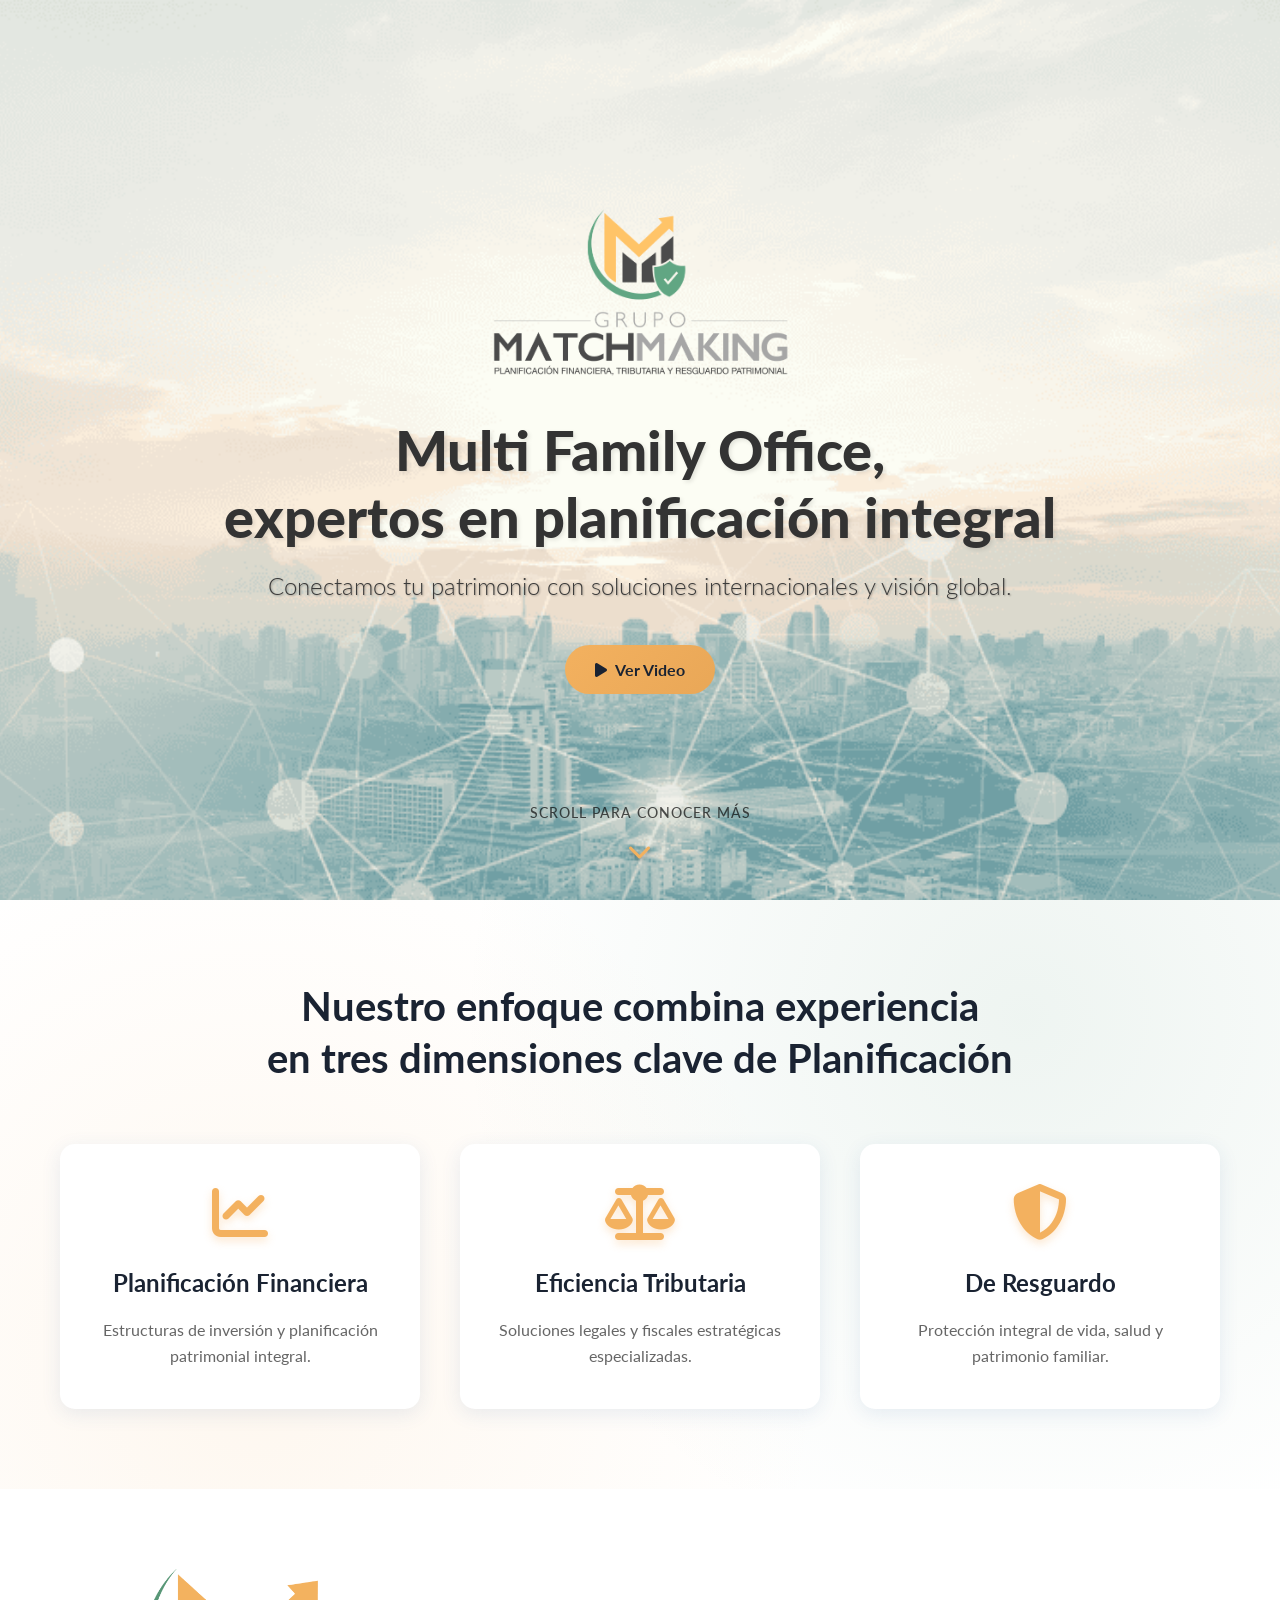
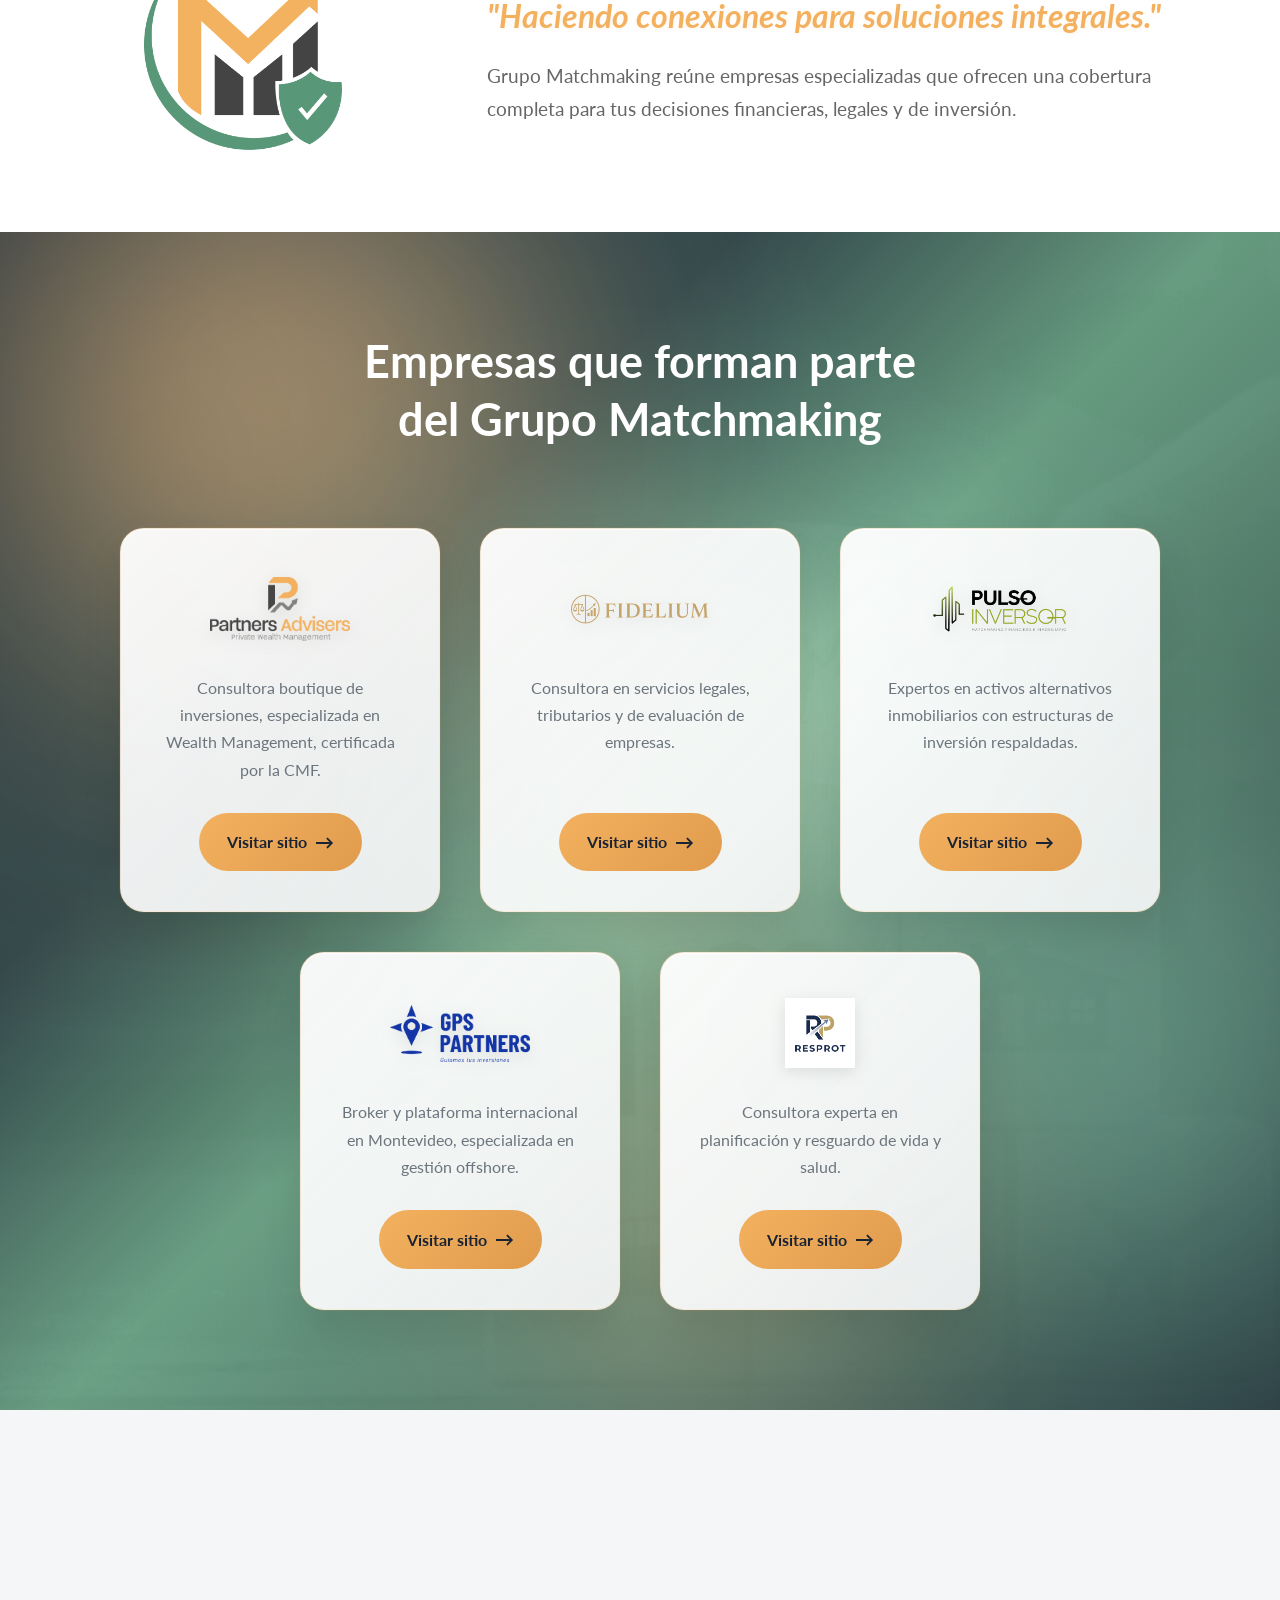
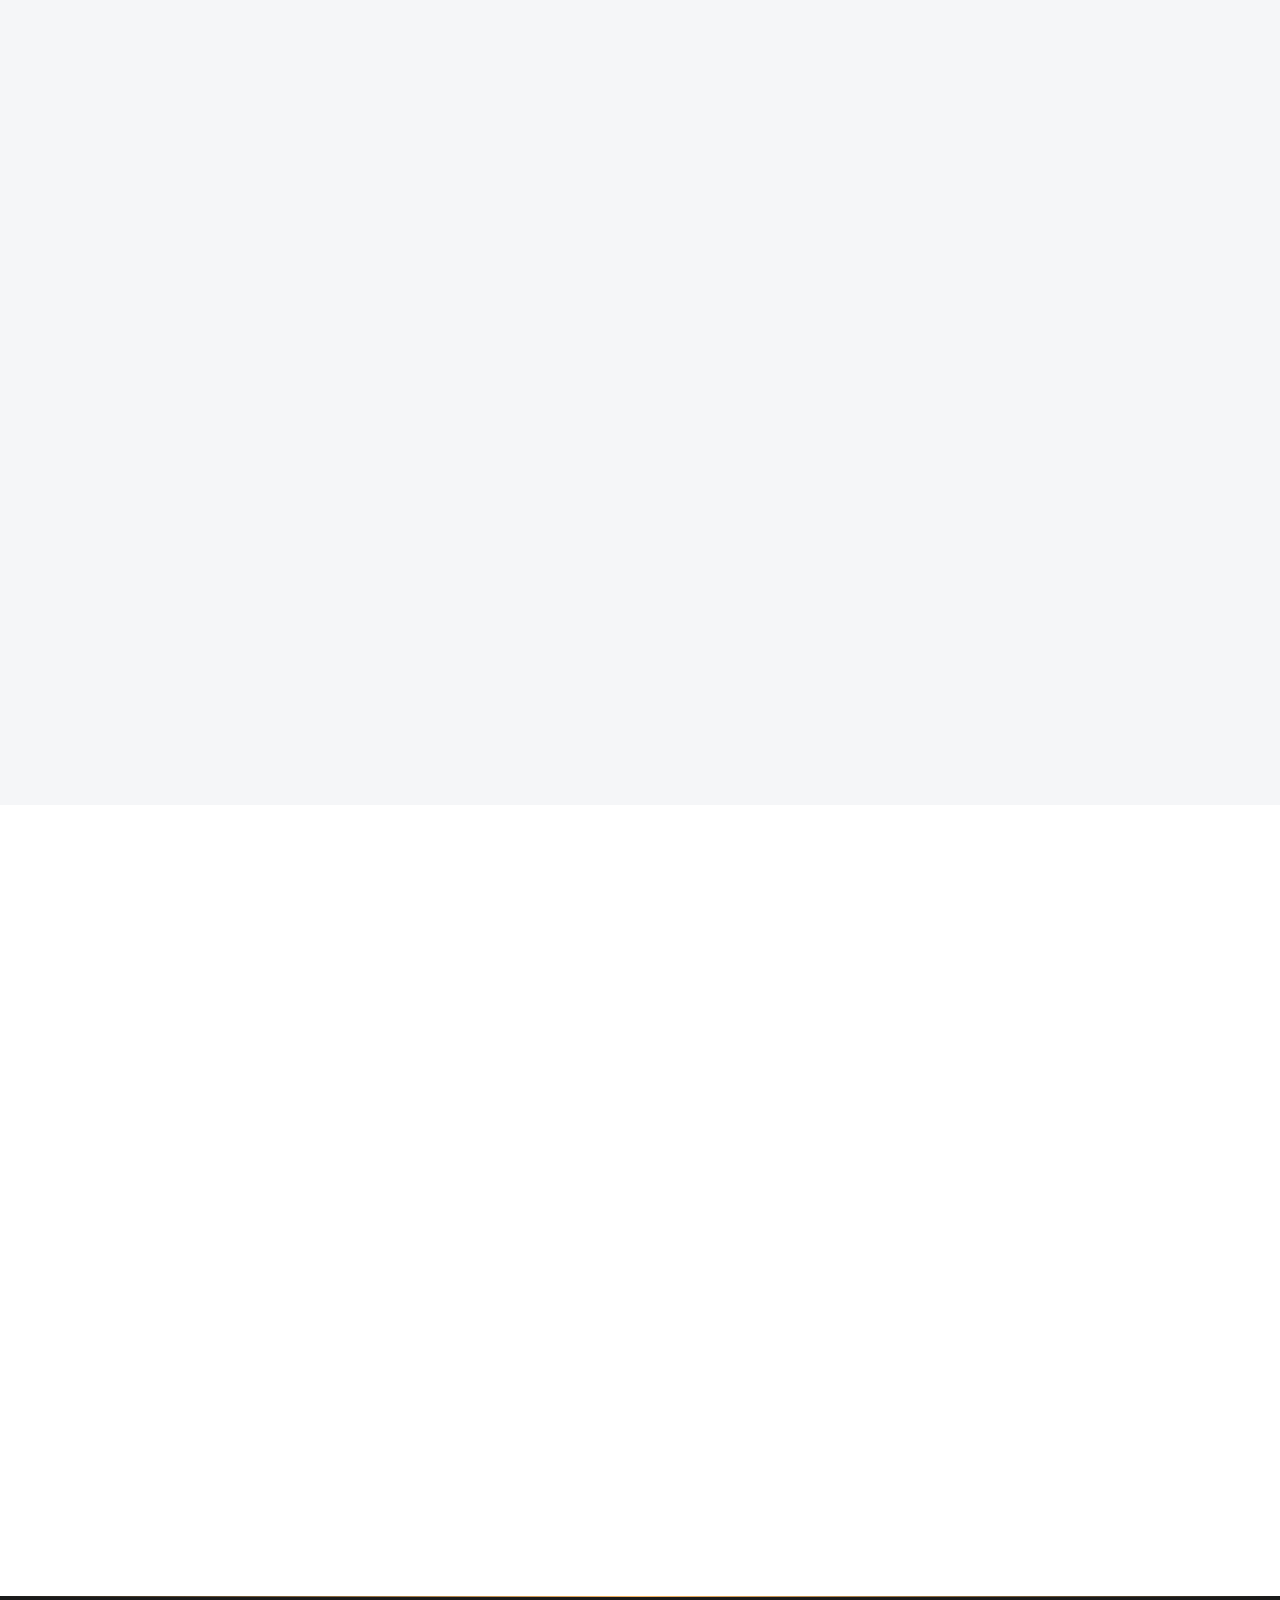
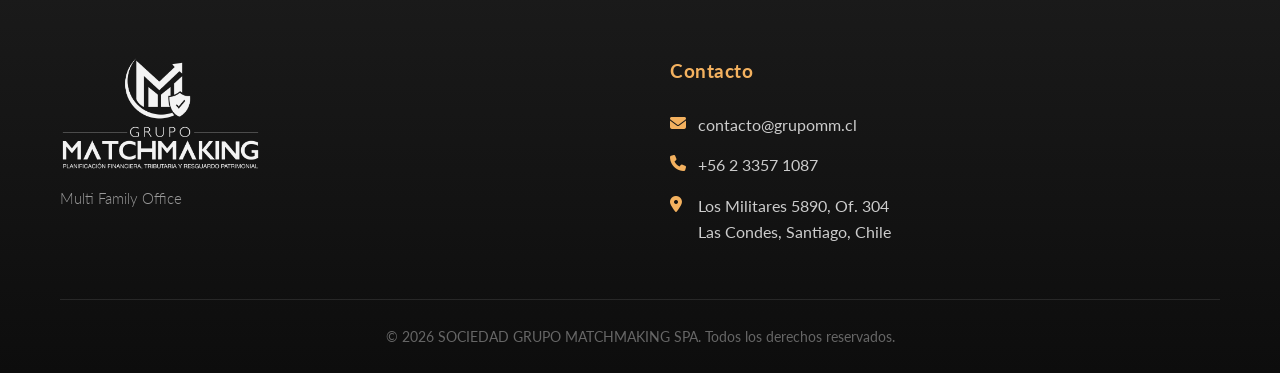
<file: public/index.html>
<!DOCTYPE html>
<html lang="es">
<head>
    
    <script src="https://vhs-agentes.onrender.com/api/widget/35224608-8030-42c5-9ca9-2af5641c16b8/loader.js" async></script>

    <meta charset="UTF-8">
    <meta name="viewport" content="width=device-width, initial-scale=1.0">
    <meta name="linkedin-site-verification" content="2185e96f-a36a-4eb0-bd1b-e7910996217e" />
    <title>Grupo Matchmaking - Multi Family Office</title>
    <link href="https://fonts.googleapis.com/css2?family=Lato:wght@300;400;700;900&display=swap" rel="stylesheet">
    <link rel="stylesheet" href="https://cdnjs.cloudflare.com/ajax/libs/font-awesome/6.4.0/css/all.min.css">
    <link rel="stylesheet" href="styles.css">
    <script>function loadScript(a){var b=document.getElementsByTagName("head")[0],c=document.createElement("script");c.type="text/javascript",c.src="https://tracker.metricool.com/resources/be.js",c.onreadystatechange=a,c.onload=a,b.appendChild(c)}loadScript(function(){beTracker.t({hash:"487a87e23025b0c255a5ccd52677bd9f"})});</script>
    <style>
        .success-message {
            text-align: center;
            padding: 3rem 2rem;
            animation: fadeIn 0.5s ease;
            background: rgba(201, 169, 98, 0.1);
            border-radius: 12px;
            border: 1px solid rgba(201, 169, 98, 0.3);
        }
        .success-message .success-icon {
            font-size: 4rem;
            color: #c9a962;
            margin-bottom: 1.5rem;
        }
        .success-message h3 {
            font-size: 1.8rem;
            color: #1a1a2e;
            margin-bottom: 1rem;
        }
        .success-message p {
            color: #333;
            font-size: 1.1rem;
            line-height: 1.6;
        }
        @keyframes fadeIn {
            from { opacity: 0; transform: translateY(20px); }
            to { opacity: 1; transform: translateY(0); }
        }

        /* Sección de Noticias */
        .news {
            padding: 6rem 0;
            background: #f5f6f8;
            position: relative;
        }
        .news h2 {
            text-align: center;
            font-size: 2.5rem;
            color: var(--dark-navy, #1a2332);
            margin-bottom: 3rem;
        }
        .news-grid {
            display: grid;
            gap: 2rem;
        }
        .news-card {
            background: #fff;
            border: 1px solid rgba(26, 35, 50, 0.1);
            border-radius: 16px;
            overflow: hidden;
            box-shadow: 0 4px 20px rgba(0,0,0,0.08);
            transition: transform 0.3s ease, box-shadow 0.3s ease;
        }
        .news-card:hover {
            transform: translateY(-5px);
            box-shadow: 0 20px 40px rgba(0,0,0,0.12);
        }
        .news-featured {
            display: grid;
            grid-template-columns: 1fr 1.5fr;
        }
        @media (max-width: 900px) {
            .news-featured {
                grid-template-columns: 1fr;
            }
        }
        .news-image {
            position: relative;
            min-height: 300px;
            max-height: 600px;
            background: linear-gradient(135deg, var(--dark-navy, #1a2332) 0%, #0a0a0a 100%);
            display: flex;
            align-items: center;
            justify-content: center;
            overflow: hidden;
        }
        .news-image img {
            width: 100%;
            height: 100%;
            object-fit: cover;
            object-position: center top;
        }
        .news-source {
            position: absolute;
            top: 1rem;
            left: 1rem;
            background: rgba(255,255,255,0.95);
            padding: 0.5rem 1rem;
            border-radius: 6px;
            box-shadow: 0 2px 10px rgba(0,0,0,0.1);
        }
        .news-source span {
            color: var(--dark-navy, #1a2332);
            font-weight: 700;
            font-size: 0.85rem;
            text-transform: uppercase;
            letter-spacing: 1px;
        }
        .news-content {
            padding: 2rem;
        }
        .news-meta {
            display: flex;
            gap: 1.5rem;
            margin-bottom: 1rem;
            flex-wrap: wrap;
        }
        .news-category {
            color: var(--primary-gold, #f4b160);
            font-size: 0.85rem;
            font-weight: 600;
            text-transform: uppercase;
            letter-spacing: 1px;
        }
        .news-date {
            color: #999;
            font-size: 0.85rem;
        }
        .news-date i {
            margin-right: 0.5rem;
        }
        .news-content h3 {
            font-size: 1.6rem;
            color: var(--dark-navy, #1a2332);
            margin-bottom: 1rem;
            line-height: 1.3;
        }
        .news-content > p {
            color: #666;
            line-height: 1.7;
            margin-bottom: 1.5rem;
        }
        .news-quote {
            background: linear-gradient(135deg, rgba(244, 177, 96, 0.1) 0%, rgba(89, 152, 119, 0.05) 100%);
            border-left: 3px solid var(--primary-gold, #f4b160);
            padding: 1rem 1.5rem;
            margin-bottom: 1.5rem;
            border-radius: 0 8px 8px 0;
        }
        .news-quote blockquote {
            color: #444;
            font-style: italic;
            font-size: 0.95rem;
            line-height: 1.6;
            margin: 0;
        }
        .news-quote cite {
            display: block;
            margin-top: 0.75rem;
            color: var(--secondary-green, #599877);
            font-size: 0.85rem;
            font-style: normal;
            font-weight: 600;
        }
        .news-highlights {
            display: flex;
            flex-wrap: wrap;
            gap: 1rem;
            margin-bottom: 1.5rem;
        }
        .highlight-item {
            display: flex;
            align-items: center;
            gap: 0.5rem;
            background: rgba(89, 152, 119, 0.1);
            padding: 0.5rem 1rem;
            border-radius: 20px;
            border: 1px solid rgba(89, 152, 119, 0.2);
        }
        .highlight-item i {
            color: var(--secondary-green, #599877);
        }
        .highlight-item span {
            color: #555;
            font-size: 0.85rem;
        }
        .news-link {
            display: inline-flex;
            align-items: center;
            gap: 0.5rem;
            color: var(--primary-gold, #f4b160);
            text-decoration: none;
            font-weight: 600;
            transition: gap 0.3s ease;
        }
        .news-link:hover {
            gap: 1rem;
        }
    </style>
</head>
<body>

    <!-- Elfsight WhatsApp Chat | Untitled WhatsApp Chat -->
<!-- <script src="https://elfsightcdn.com/platform.js" async></script>
<div class="elfsight-app-1c79bf06-9f3d-4c1a-907e-0bab81c97bb4" data-elfsight-app-lazy></div> -->
     
    <!-- Header / Banner Principal -->
    <header class="hero">
        <div class="hero-background">
            <img src="assets/backgrounds/GrupoMM_4.png" alt="Background" class="hero-bg-image">
            <div class="hero-overlay"></div>
        </div>
        <div class="container">
            <div class="hero-content">
                <img src="assets/logos/Logotipo_MM_.png" alt="Grupo Matchmaking" class="hero-logo">
                <h1>Multi Family Office,<br>expertos en planificación integral</h1>
                <h2>Conectamos tu patrimonio con soluciones internacionales y visión global.</h2>
                <div class="hero-buttons">
                    <button class="btn btn-primary">
                        <i class="fas fa-play"></i>
                        Ver Video
                    </button>
                </div>
            </div>
        </div>
        
        <!-- Scroll Indicator -->
        <div class="scroll-indicator" onclick="document.querySelector('.concepts').scrollIntoView({behavior: 'smooth'})">
            <div class="scroll-text">Scroll para conocer más</div>
            <div class="scroll-arrow">
                <i class="fas fa-chevron-down"></i>
            </div>
        </div>

    </header>

    <!-- Sección de conceptos destacados -->
    <section class="concepts">
        <div class="container">
            <h2 class="scroll-reveal">Nuestro enfoque combina experiencia<br>en tres dimensiones clave de Planificación</h2>
            <div class="concepts-grid">
                <div class="concept-item scroll-reveal">
                    <div class="concept-icon">
                        <i class="fas fa-chart-line"></i>
                    </div>
                    <h3>Planificación Financiera</h3>
                    <p>Estructuras de inversión y planificación patrimonial integral.</p>
                </div>
                <div class="concept-item scroll-reveal">
                    <div class="concept-icon">
                        <i class="fas fa-balance-scale"></i>
                    </div>
                    <h3>Eficiencia Tributaria</h3>
                    <p>Soluciones legales y fiscales estratégicas especializadas.</p>
                </div>
                <div class="concept-item scroll-reveal">
                    <div class="concept-icon">
                        <i class="fas fa-shield-alt"></i>
                    </div>
                    <h3>De Resguardo</h3>
                    <p>Protección integral de vida, salud y patrimonio familiar.</p>
                </div>
            </div>
        </div>
    </section>

    <!-- Bajada institucional -->
    <section class="institutional">
        <div class="container">
            <div class="institutional-content">
                <img src="assets/logos/Isotipo_MM_.png" alt="Isotipo Matchmaking" class="institutional-logo scroll-reveal-left">
                <div class="institutional-text scroll-reveal-right">
                    <h3>"Haciendo conexiones para soluciones integrales."</h3>
                    <p>Grupo Matchmaking reúne empresas especializadas que ofrecen una cobertura completa para tus decisiones financieras, legales y de inversión.</p>
                </div>
            </div>
        </div>
    </section>

    <!-- Estructura del grupo / Marcas asociadas -->
    <section class="companies">
        <div class="glow-orb glow-orb-1"></div>
        <div class="glow-orb glow-orb-2"></div>
        <div class="glow-orb glow-orb-3"></div>
        <div class="glow-orb glow-orb-4"></div>
        <div class="glow-orb glow-orb-5"></div>
        <div class="container">
            <h2 class="scroll-reveal">Empresas que forman parte<br>del Grupo Matchmaking</h2>
            <div class="companies-grid">
                <div class="company-card scroll-reveal-scale">
                    <div class="company-logo">
                        <img src="assets/logos/brands/partners-advisers.png" alt="Partners & Advisers">
                    </div>
                    <p>Consultora boutique de inversiones, especializada en Wealth Management, certificada por la CMF.</p>
                    <a href="https://partnersadvisers.cl/" class="company-link" target="_blank">Visitar sitio</a>
                </div>
                <div class="company-card scroll-reveal-scale">
                    <div class="company-logo">
                        <img src="assets/logos/brands/fidelium.png" alt="Fidelium">
                    </div>
                    <p>Consultora en servicios legales, tributarios y de evaluación de empresas.</p>
                    <a href="https://fidelium.cl/" class="company-link" target="_blank">Visitar sitio</a>
                </div>
                <div class="company-card scroll-reveal-scale">
                    <div class="company-logo">
                        <img src="assets/logos/brands/pulso-inversor.png" alt="Pulso Inversor">
                    </div>
                    <p>Expertos en activos alternativos inmobiliarios con estructuras de inversión respaldadas.</p>
                    <a href="https://pulsoinversor.cl/" class="company-link" target="_blank">Visitar sitio</a>
                </div>
                <div class="company-card scroll-reveal-scale">
                    <div class="company-logo">
                       <img src="assets/logos/brands/gps.png" alt="GPS">
                    </div>
                    <p>Broker y plataforma internacional en Montevideo, especializada en gestión offshore.</p>
                    <a href="https://gpspartners.com.uy/" class="company-link" target="_blank">Visitar sitio</a>
                </div>
                <div class="company-card scroll-reveal-scale">
                    <div class="company-logo">
                        <img src="assets/logos/brands/resprot.png" alt="Resprot">
                    </div>
                    <p>Consultora experta en planificación y resguardo de vida y salud.</p>
                    <a href="#" class="company-link" target="_blank">Visitar sitio</a>
                </div>
            </div>
        </div>
    </section>

    <!-- Sección de Noticias / Prensa -->
    <section class="news">
        <div class="container">
            <h2 class="scroll-reveal">Grupo Matchmaking<br>en los medios</h2>
            <div class="news-grid">
                <article class="news-card news-featured scroll-reveal-scale">
                    <div class="news-image">
                        <img src="assets/news/mercurio-mfo-2026.jpg" alt="Artículo El Mercurio - Multi Family Office">
                        <div class="news-source">
                            <span>El Mercurio</span>
                        </div>
                    </div>
                    <div class="news-content">
                        <div class="news-meta">
                            <span class="news-category">Estrategia y Gestión de Patrimonio</span>
                            <span class="news-date"><i class="fas fa-calendar-alt"></i> 15 de marzo de 2026</span>
                        </div>
                        <h3>Multi Family Office y Activos Alternativos: Innovación en la gestión patrimonial</h3>
                        <p>En un escenario internacional de mayor volatilidad, tensiones geopolíticas e inflación persistente, los inversionistas replantean la gestión de su patrimonio. Los activos alternativos —en especial la deuda privada respaldada por activos reales— ganan protagonismo ante un sistema financiero más restrictivo en el crédito.</p>
                        <div class="news-quote">
                            <blockquote>
                                "La deuda privada respaldada por activos reales permite acceder a retornos superiores a los instrumentos tradicionales, pero con estructuras que pueden incorporar garantías concretas."
                            </blockquote>
                            <cite>— Yanira Jerez, Directora Comercial de Partners & Advisers</cite>
                        </div>
                        <div class="news-highlights">
                            <div class="highlight-item">
                                <i class="fas fa-chart-pie"></i>
                                <span>US$ 13 billones en activos alternativos globales</span>
                            </div>
                            <div class="highlight-item">
                                <i class="fas fa-hand-holding-usd"></i>
                                <span>US$ 1,8 billones en deuda privada</span>
                            </div>
                            <div class="highlight-item">
                                <i class="fas fa-percentage"></i>
                                <span>Retornos del orden de 1,3% mensual</span>
                            </div>
                        </div>
                        <a href="noticia-mfo-activos-alternativos.html" class="news-link">
                            Leer artículo completo <i class="fas fa-arrow-right"></i>
                        </a>
                    </div>
                </article>
            </div>
        </div>
    </section>

    <!-- Formulario de contacto rápido -->
    <section class="contact">
        <div class="container">
            <div class="contact-content">
                <div class="contact-info scroll-reveal-left">
                    <h2>Conversemos sobre<br>tu estrategia patrimonial</h2>
                    <p>Nuestro equipo de expertos está listo para analizar tu situación particular y diseñar soluciones personalizadas que maximicen el potencial de tu patrimonio.</p>
                    <div class="contact-benefits">
                        <div class="benefit-item">
                            <i class="fas fa-check-circle"></i>
                            <span>Consulta inicial sin costo</span>
                        </div>
                        <div class="benefit-item">
                            <i class="fas fa-check-circle"></i>
                            <span>Análisis integral personalizado</span>
                        </div>
                        <div class="benefit-item">
                            <i class="fas fa-check-circle"></i>
                            <span>Propuesta de soluciones específicas</span>
                        </div>
                    </div>
                </div>
                <div class="contact-form-container scroll-reveal-right">
                    <form class="contact-form" id="contactForm" action="https://formsubmit.co/ajax/contacto@grupomm.cl" method="POST">
                        <!-- Formsubmit.co configuración -->
                        <input type="hidden" name="_subject" value="Nuevo contacto desde grupomm.cl">
                        <input type="hidden" name="_captcha" value="false">
                        <input type="hidden" name="_template" value="table">
                        <input type="text" name="_honey" style="display:none">
                        
                        <div class="form-group">
                            <input type="text" name="nombre" placeholder="Nombre completo" required>
                        </div>
                        <div class="form-group">
                            <input type="email" name="email" placeholder="Correo electrónico" required>
                        </div>
                        <div class="form-group">
                            <select name="area-interes">
                                <option value="">Selecciona tu área de interés</option>
                                <option value="tributacion">Tributación</option>
                                <option value="financiera">Planificación Financiera</option>
                                <option value="resguardo">Protección y Resguardo</option>
                                <option value="inversion">Estructuras de Inversión</option>
                                <option value="offshore">Gestión Offshore</option>
                            </select>
                        </div>
                        <div class="form-group">
                            <textarea name="mensaje" placeholder="Mensaje breve" rows="4"></textarea>
                        </div>
                        <div class="form-consent">
                            <label>
                                <input type="checkbox" id="aceptaPublicidad">
                                <span>Acepto recibir información comercial y publicidad de Grupo Matchmaking (opcional).</span>
                            </label>
                            <p class="form-consent-note">Puedes pedir que modifiquemos o eliminemos tus datos escribiendo a <a href="mailto:contacto@grupomm.cl">contacto@grupomm.cl</a>.</p>
                            <input type="hidden" name="acepta_publicidad" value="No">
                            <input type="hidden" name="fecha_consentimiento" value="">
                        </div>
                        <button type="submit" class="btn btn-primary">Solicitar contacto</button>
                    </form>
                    
                    <!-- Mensaje de éxito -->
                    <div id="successMessage" class="success-message" style="display: none;">
                        <div class="success-icon">
                            <i class="fas fa-check-circle"></i>
                        </div>
                        <h3>¡Gracias por contactarnos!</h3>
                        <p>Hemos recibido tu mensaje. Nuestro equipo se pondrá en contacto contigo a la brevedad.</p>
                    </div>
                </div>
            </div>
        </div>
    </section>

    <!-- Footer -->
    <footer class="footer">
        <div class="container">
            <div class="footer-content">
                <div class="footer-brand">
                    <img src="assets/logos/Logotipo_MM_.png" alt="Grupo Matchmaking" class="footer-logo">
                    <p class="footer-tagline">Multi Family Office</p>
                </div>
                <div class="footer-contact">
                    <h3>Contacto</h3>
                    <div class="contact-item">
                        <i class="fas fa-envelope"></i>
                        <a href="mailto:contacto@grupomm.cl">contacto@grupomm.cl</a>
                    </div>
                    <div class="contact-item">
                        <i class="fas fa-phone"></i>
                        <a href="tel:+56233571087">+56 2 3357 1087</a>
                    </div>
                    <div class="contact-item">
                        <i class="fas fa-map-marker-alt"></i>
                        <span>Los Militares 5890, Of. 304<br>Las Condes, Santiago, Chile</span>
                    </div>
                </div>
            </div>
            <div class="footer-bottom">
                <p class="footer-copyright">© 2026 SOCIEDAD GRUPO MATCHMAKING SPA. Todos los derechos reservados.</p>
            </div>
        </div>
    </footer>

    <!-- Modal de Video -->
    <div id="videoModal" class="video-modal">
        <div class="video-modal-overlay"></div>
        <div class="video-modal-content">
            <button class="video-modal-close" aria-label="Cerrar video">
                <i class="fas fa-times"></i>
            </button>
            <div class="video-container">
                <iframe id="modalVideo"
                    width="100%"
                    height="100%"
                    src=""
                    frameborder="0"
                    allow="accelerometer; autoplay; clipboard-write; encrypted-media; gyroscope; picture-in-picture"
                    allowfullscreen>
                </iframe>
            </div>
        </div>
    </div>

    <script>
        // Efecto Parallax inverso para el hero background
        window.addEventListener('scroll', function() {
            const scrolled = window.pageYOffset;
            const heroBackground = document.querySelector('.hero-background');
            const parallaxSpeed = -0.5; // Negativo para efecto inverso
            
            if (heroBackground && scrolled <= window.innerHeight) {
                heroBackground.style.transform = `translateY(${scrolled * parallaxSpeed}px)`;
            }
        });

        // Animaciones de scroll reveal
        const observerOptions = {
            threshold: 0.1,
            rootMargin: '0px 0px -50px 0px'
        };

        const observer = new IntersectionObserver(function(entries) {
            entries.forEach(entry => {
                if (entry.isIntersecting) {
                    entry.target.classList.add('active');
                    // Eliminar el transition-delay después de la animación inicial
                    setTimeout(() => {
                        entry.target.style.transitionDelay = '0s';
                    }, 800); // Esperar a que termine la animación (0.8s)
                }
            });
        }, observerOptions);

        // Observar todos los elementos con clases de animación
        document.addEventListener('DOMContentLoaded', function() {
            const revealElements = document.querySelectorAll(
                '.scroll-reveal, .scroll-reveal-left, .scroll-reveal-right, .scroll-reveal-scale'
            );
            
            revealElements.forEach((el, index) => {
                // Reducir el delay para elementos de la sección de contacto
                const isContactSection = el.closest('.contact');
                const delay = isContactSection ? index * 0.05 : index * 0.1;
                
                el.style.transitionDelay = `${delay}s`;
                observer.observe(el);
            });
        });

        // Funcionalidad del Modal de Video
        const videoModal = document.getElementById('videoModal');
        const modalVideo = document.getElementById('modalVideo');
        const videoButton = document.querySelector('.btn-primary');
        const closeButton = document.querySelector('.video-modal-close');
        const modalOverlay = document.querySelector('.video-modal-overlay');
        const youtubeVideoUrl = 'https://www.youtube.com/embed/uzV4R0NoJfc?autoplay=1&rel=0';

        // Abrir modal
        function openVideoModal() {
            videoModal.classList.add('active');
            document.body.style.overflow = 'hidden';
            modalVideo.src = youtubeVideoUrl;
        }

        // Cerrar modal
        function closeVideoModal() {
            videoModal.classList.remove('active');
            document.body.style.overflow = '';
            modalVideo.src = '';
        }

        // Event listeners
        videoButton.addEventListener('click', openVideoModal);
        closeButton.addEventListener('click', closeVideoModal);
        modalOverlay.addEventListener('click', closeVideoModal);

        // Cerrar con tecla Escape
        document.addEventListener('keydown', function(e) {
            if (e.key === 'Escape' && videoModal.classList.contains('active')) {
                closeVideoModal();
            }
        });

        // Formulario de contacto - Envío AJAX
        const contactForm = document.getElementById('contactForm');
        const successMessage = document.getElementById('successMessage');

        contactForm.addEventListener('submit', function(e) {
            e.preventDefault();
            
            const submitBtn = contactForm.querySelector('button[type="submit"]');
            const originalText = submitBtn.innerHTML;
            submitBtn.innerHTML = '<i class="fas fa-spinner fa-spin"></i> Enviando...';
            submitBtn.disabled = true;

            contactForm.elements['acepta_publicidad'].value = document.getElementById('aceptaPublicidad').checked ? 'Sí' : 'No';
            contactForm.elements['fecha_consentimiento'].value = new Date().toLocaleString('es-CL', { timeZone: 'America/Santiago' });

            fetch(contactForm.action, {
                method: 'POST',
                body: new FormData(contactForm),
                headers: {
                    'Accept': 'application/json'
                }
            })
            .then(response => {
                if (response.ok) {
                    contactForm.style.display = 'none';
                    successMessage.style.display = 'block';
                } else {
                    throw new Error('Error en el envío');
                }
            })
            .catch(error => {
                submitBtn.innerHTML = originalText;
                submitBtn.disabled = false;
                alert('Hubo un error al enviar el mensaje. Por favor intenta nuevamente.');
            });
        });
    </script>
</body>
</html>
</file>
<file: public/styles.css>
/* Reset y estilos base */
* {
    margin: 0;
    padding: 0;
    box-sizing: border-box;
}

:root {
    --primary-gold: #f3b15f;
    --secondary-green: #599877;
    --dark-navy: #1a2332;
    --light-gray: #f8f9fa;
    --medium-gray: #6c757d;
    --white: #ffffff;
}

body {
    font-family: 'Lato', sans-serif;
    line-height: 1.6;
    color: #333;
    overflow-x: hidden;
    background: var(--white);
}

/* Asegurar que todos los elementos usen Lato */
* {
    font-family: 'Lato', sans-serif;
}

h1, h2, h3, h4, h5, h6 {
    font-family: 'Lato', sans-serif;
}

input, select, textarea, button {
    font-family: 'Lato', sans-serif;
}

/* Animaciones de scroll */
.scroll-reveal {
    opacity: 0;
    transform: translateY(50px);
    transition: opacity 0.8s ease, transform 0.8s ease;
}

.scroll-reveal.active {
    opacity: 1;
    transform: translateY(0);
}

.scroll-reveal-left {
    opacity: 0;
    transform: translateX(-50px);
    transition: opacity 0.8s ease, transform 0.8s ease;
}

.scroll-reveal-left.active {
    opacity: 1;
    transform: translateX(0);
}

.scroll-reveal-right {
    opacity: 0;
    transform: translateX(50px);
    transition: opacity 0.8s ease, transform 0.8s ease;
}

.scroll-reveal-right.active {
    opacity: 1;
    transform: translateX(0);
}

.scroll-reveal-scale {
    opacity: 0;
    transform: scale(0.9);
    transition: opacity 0.8s ease, transform 0.8s ease;
}

.scroll-reveal-scale.active {
    opacity: 1;
    transform: scale(1);
}

.container {
    max-width: 1200px;
    margin: 0 auto;
    padding: 0 20px;
}

/* Botones */
.btn {
    padding: 15px 30px;
    border: none;
    border-radius: 50px;
    font-size: 1rem;
    font-weight: 600;
    cursor: pointer;
    transition: all 0.3s ease;
    text-decoration: none;
    display: inline-flex;
    align-items: center;
    justify-content: center;
    gap: 0.5rem;
    text-align: center;
    font-family: 'Lato', sans-serif;
}

.btn-primary {
    background: linear-gradient(135deg, var(--primary-gold) 0%, #e9a757 100%);
    color: var(--dark-navy);
    font-weight: 700;
}

.btn-primary:hover {
    transform: translateY(-2px);
    background: linear-gradient(135deg, #e0bb57 0%, var(--primary-gold) 100%);
}

.btn-secondary {
    background: rgba(255, 255, 255, 0.1);
    color: white;
    border: 2px solid rgba(255, 255, 255, 0.8);
    backdrop-filter: blur(10px);
}

.btn-secondary:hover {
    background: rgba(255, 255, 255, 0.95);
    color: var(--dark-navy);
    border-color: var(--primary-gold);
    transform: translateY(-2px);
}

/* Header / Banner Principal */
.hero {
    position: relative;
    min-height: 100vh;
    display: flex;
    align-items: center;
    justify-content: center;
    text-align: center;
    overflow: hidden;
}

.hero-background {
    position: fixed;
    top: 0;
    left: 0;
    width: 100%;
    height: 100vh;
    z-index: -2;
    will-change: transform;
}

.hero-bg-image {
  width: 100%;
  height: 100vh; /* ocupa todo el alto de la ventana */
  object-fit: cover;
  object-position: top center; /* asegura que el borde inferior quede visible */
  display: block;
}


.hero-overlay {
    position: absolute;
    top: 0;
    left: 0;
    width: 100%;
    height: 100%;
    background: linear-gradient(135deg, 
        rgba(26, 35, 50, 0.85) 0%, 
        rgba(89, 152, 119, 0.3) 50%, 
        rgba(26, 35, 50, 0.9) 100%);
    z-index: -1;
}

.hero-content {
    max-width: 1200px;
    margin: 0 auto;
    z-index: 1;
}

.hero-logo {
    max-width: 300px;
    height: auto;
    margin-bottom: 2rem;
    filter: brightness(1.1);
}

.hero h1 {
    font-size: 3.5rem;
    font-weight: 900;
    margin-bottom: 1rem;
    text-shadow: 2px 2px 4px rgba(0,0,0,0.1);
    line-height: 1.2;
}

.hero h2 {
    font-size: 1.5rem;
    font-weight: 300;
    margin-bottom: 2.5rem;
    opacity: 0.95;
    text-shadow: 1px 1px 2px rgba(0,0,0,0.3);
}

.hero-buttons {
    display: flex;
    gap: 1rem;
    justify-content: center;
    flex-wrap: wrap;
}

/* Scroll Indicator */
.scroll-indicator {
    position: absolute;
    bottom: 30px;
    left: 50%;
    transform: translateX(-50%);
    text-align: center;
    color: rgba(14, 14, 14, 0.8);
    z-index: 10;
    animation: bounceUpDown 2s infinite;
    cursor: pointer;
    transition: opacity 0.3s ease;
}

.scroll-indicator:hover {
    opacity: 1;
    color: rgba(255, 255, 255, 1);
}

.scroll-text {
    font-size: 0.9rem;
    font-weight: 500;
    margin-bottom: 8px;
    text-transform: uppercase;
    letter-spacing: 1px;
    opacity: 0.9;
}

.scroll-arrow {
    font-size: 1.5rem;
    animation: arrowBounce 1.5s infinite;
}

.scroll-arrow i {
    color: var(--primary-gold);
    text-shadow: 0 2px 4px rgba(0,0,0,0.3);
}

@keyframes bounceUpDown {
    0%, 20%, 50%, 80%, 100% {
        transform: translateX(-50%) translateY(0);
    }
    40% {
        transform: translateX(-50%) translateY(-8px);
    }
    60% {
        transform: translateX(-50%) translateY(-4px);
    }
}

@keyframes arrowBounce {
    0%, 100% {
        transform: translateY(0);
        opacity: 0.7;
    }
    50% {
        transform: translateY(8px);
        opacity: 1;
    }
}

/* Sección de Conceptos Destacados */
.concepts {
    padding: 80px 0;
    background:white;
    position: relative;
    z-index: 1;
}

.concepts::before {
    content: '';
    position: absolute;
    top: 0;
    left: 0;
    right: 0;
    bottom: 0;
    background-image: 
        radial-gradient(circle at 20% 80%, rgba(244, 177, 96, 0.1) 0%, transparent 50%),
        radial-gradient(circle at 80% 20%, rgba(89, 152, 119, 0.1) 0%, transparent 50%);
    pointer-events: none;
}

.concepts h2 {
    text-align: center;
    font-size: 2.5rem;
    font-weight: 700;
    color: var(--dark-navy);
    margin-bottom: 60px;
    line-height: 1.3;
    position: relative;
    z-index: 1;
}

.concepts-grid {
    display: grid;
    grid-template-columns: repeat(auto-fit, minmax(300px, 1fr));
    gap: 40px;
}

.concept-item {
    background: #ffffff;
    padding: 40px 30px;
    border-radius: 15px;
    text-align: center;
    box-shadow: 0 5px 20px rgba(44, 90, 160, 0.1);
    transition: transform 0.3s ease;
}

.concept-item:hover {
    transform: translateY(-10px);
}

.concept-icon {
    margin: 0 auto 1.5rem;
    text-align: center;
}

.concept-icon i {
    font-size: 3.5rem;
    color: var(--primary-gold);
    transition: all 0.3s ease;
    text-shadow: 0 4px 8px rgba(244, 177, 96, 0.3);
}

.concept-item:hover .concept-icon i {
    transform: scale(1.15);
    color: var(--secondary-green);
    text-shadow: 0 6px 12px rgba(89, 152, 119, 0.4);
}

.concept-item h3 {
    font-size: 1.5rem;
    font-weight: 700;
    color: var(--dark-navy);
    margin-bottom: 15px;
}

.concept-item p {
    color: #666;
    line-height: 1.6;
}

/* Bajada Institucional */
.institutional {
    padding: 80px 0;
    background: white;
    position: relative;
    z-index: 1;
}

.institutional-content {
    display: grid;
    grid-template-columns: 1fr 2fr;
    gap: 60px;
    align-items: center;
}

.institutional-logo {
    max-width: 200px;
    height: auto;
    justify-self: center;
}

.institutional-text h3 {
    font-size: 2rem;
    font-weight: 700;
    color: var(--primary-gold);
    margin-bottom: 1.5rem;
    line-height: 1.3;
    font-style: italic;
    text-shadow: 0 2px 4px rgba(244, 177, 96, 0.1);
}

.institutional-text p {
    font-size: 1.2rem;
    color: #666;
    line-height: 1.7;
}

/* Estructura del Grupo */
.companies {
    padding: 100px 0;
    background-image: url('assets/backgrounds/Elementos varios GrupoMM_8.png');
    background-size: cover;
    background-position: center;
    background-repeat: no-repeat;
    position: relative;
    overflow: hidden;
    z-index: 1;
}

.companies::before {
    content: '';
    position: absolute;
    top: 0;
    left: 0;
    right: 0;
    bottom: 0;
    background: linear-gradient(135deg, 
        rgba(26, 35, 50, 0.85) 0%, 
        rgba(26, 35, 50, 0.7) 30%,
        rgba(89, 152, 119, 0.2) 50%,
        rgba(26, 35, 50, 0.8) 100%);
    pointer-events: none;
    z-index: 0;
}

.companies::after {
    content: '';
    position: absolute;
    top: 0;
    left: 0;
    right: 0;
    bottom: 0;
    background-image: 
        radial-gradient(circle at 10% 20%, rgba(244, 177, 96, 0.1) 0%, transparent 40%),
        radial-gradient(circle at 90% 80%, rgba(89, 152, 119, 0.1) 0%, transparent 40%);
    pointer-events: none;
    z-index: 0;
}

.glow-orb {
    position: absolute;
    border-radius: 50%;
    pointer-events: none;
    z-index: 0;
    mix-blend-mode: screen;
}

.glow-orb-1 {
    width: 800px;
    height: 800px;
    background: radial-gradient(circle, rgba(244, 177, 96, 0.7) 0%, transparent 70%);
    top: -20%;
    left: -10%;
    filter: blur(100px);
    animation: float1 14s ease-in-out infinite;
}

.glow-orb-2 {
    width: 700px;
    height: 700px;
    background: radial-gradient(circle, rgba(89, 152, 119, 0.6) 0%, transparent 70%);
    top: 40%;
    right: -15%;
    filter: blur(90px);
    animation: float2 16s ease-in-out infinite;
}

.glow-orb-3 {
    width: 650px;
    height: 650px;
    background: radial-gradient(circle, rgba(244, 177, 96, 0.5) 0%, transparent 70%);
    bottom: -10%;
    left: 30%;
    filter: blur(110px);
    animation: float3 18s ease-in-out infinite;
}

.glow-orb-4 {
    width: 500px;
    height: 500px;
    background: radial-gradient(circle, rgba(89, 152, 119, 0.7) 0%, transparent 65%);
    top: 20%;
    left: 50%;
    filter: blur(80px);
    animation: float4 20s ease-in-out infinite;
}

.glow-orb-5 {
    width: 600px;
    height: 600px;
    background: radial-gradient(circle, rgba(244, 177, 96, 0.6) 0%, rgba(89, 152, 119, 0.3) 50%, transparent 70%);
    bottom: 30%;
    right: 25%;
    filter: blur(95px);
    animation: float5 12s ease-in-out infinite;
}

@keyframes float1 {
    0%, 100% {
        transform: translate(0, 0) scale(1) rotate(0deg);
        opacity: 0.6;
    }
    25% {
        transform: translate(60%, 40%) scale(1.3) rotate(90deg);
        opacity: 0.8;
    }
    50% {
        transform: translate(30%, -30%) scale(0.9) rotate(180deg);
        opacity: 0.7;
    }
    75% {
        transform: translate(-40%, 20%) scale(1.15) rotate(270deg);
        opacity: 0.9;
    }
}

@keyframes float2 {
    0%, 100% {
        transform: translate(0, 0) scale(1) rotate(0deg);
        opacity: 0.7;
    }
    25% {
        transform: translate(-50%, -35%) scale(1.2) rotate(-90deg);
        opacity: 0.5;
    }
    50% {
        transform: translate(-20%, 45%) scale(1.4) rotate(-180deg);
        opacity: 0.8;
    }
    75% {
        transform: translate(30%, -20%) scale(0.95) rotate(-270deg);
        opacity: 0.6;
    }
}

@keyframes float3 {
    0%, 100% {
        transform: translate(0, 0) scale(1);
        opacity: 0.5;
    }
    33% {
        transform: translate(-60%, -50%) scale(1.25);
        opacity: 0.8;
    }
    66% {
        transform: translate(40%, 30%) scale(1.1);
        opacity: 0.7;
    }
}

@keyframes float4 {
    0%, 100% {
        transform: translate(0, 0) scale(1) rotate(0deg);
        opacity: 0.7;
    }
    20% {
        transform: translate(-70%, 60%) scale(1.5) rotate(72deg);
        opacity: 0.9;
    }
    40% {
        transform: translate(50%, -40%) scale(0.8) rotate(144deg);
        opacity: 0.5;
    }
    60% {
        transform: translate(-30%, -50%) scale(1.3) rotate(216deg);
        opacity: 0.8;
    }
    80% {
        transform: translate(60%, 30%) scale(1.1) rotate(288deg);
        opacity: 0.6;
    }
}

@keyframes float5 {
    0%, 100% {
        transform: translate(0, 0) scale(1);
        opacity: 0.6;
    }
    25% {
        transform: translate(80%, -60%) scale(1.4);
        opacity: 0.9;
    }
    50% {
        transform: translate(-50%, -40%) scale(0.85);
        opacity: 0.5;
    }
    75% {
        transform: translate(40%, 50%) scale(1.25);
        opacity: 0.8;
    }
}

.companies h2 {
    text-align: center;
    font-size: 2.8rem;
    font-weight: 700;
    color: var(--white);
    margin-bottom: 80px;
    line-height: 1.3;
    position: relative;
    z-index: 1;
}

.companies-grid {
    display: flex;
    flex-wrap: wrap;
    gap: 40px;
    position: relative;
    z-index: 1;
    max-width: 1200px; /* limitar ancho total para centrar filas parciales */
    margin: 0 auto; /* centrar el grid en su contenedor */
    justify-content: center; /* centrar columnas ocupadas cuando la última fila no está completa */
}

.company-card {
    background: linear-gradient(135deg, 
        rgba(255, 255, 255, 0.95) 0%, 
        rgba(248, 249, 250, 0.9) 100%);
    backdrop-filter: blur(20px);
    border: 1px solid rgba(244, 177, 96, 0.2);
    padding: 40px 35px;
    border-radius: 24px;
    text-align: center;
    box-shadow: 
        0 20px 40px rgba(0, 0, 0, 0.1),
        0 0 0 1px rgba(244, 177, 96, 0.1),
        inset 0 1px 0 rgba(255, 255, 255, 0.9);
    transition: all 0.25s cubic-bezier(0.4, 0, 0.2, 1);
    position: relative;
    overflow: hidden;
    flex: 0 1 320px; /* tamaño base en flex layout */
    max-width: 360px;
    display: flex;
    flex-direction: column;
    justify-content: space-between;
}

.company-card::before {
    content: '';
    position: absolute;
    top: 0;
    left: 0;
    right: 0;
    height: 4px;
    background: linear-gradient(90deg, var(--primary-gold) 0%, var(--secondary-green) 100%);
    opacity: 0;
    transition: opacity 0.2s ease;
}

.company-card:hover::before {
    opacity: 1;
}

.company-card:hover {
    transform: translateY(-12px) scale(1.02);
    box-shadow: 
        0 30px 60px rgba(0, 0, 0, 0.2),
        0 0 0 1px rgba(244, 177, 96, 0.3),
        inset 0 1px 0 rgba(255, 255, 255, 1);
    border-color: rgba(244, 177, 96, 0.4);
}

.company-logo {
    margin-bottom: 25px;
    position: relative;
    height: 80px;
    display: flex;
    align-items: center;
    justify-content: center;
}

.company-logo img {
    max-width: 140px;
    max-height: 70px;
    object-fit: contain;
    filter: drop-shadow(0 4px 8px rgba(0, 0, 0, 0.1));
    transition: transform 0.3s ease;
}

.company-card:hover .company-logo img {
    transform: scale(1.05);
}

.company-card h3 {
    font-size: 1.5rem;
    font-weight: 800;
    color: var(--dark-navy);
    margin-bottom: 18px;
    letter-spacing: -0.5px;
}

.company-card p {
    color: var(--medium-gray);
    line-height: 1.7;
    margin-bottom: auto;
    padding-bottom: 30px;
    font-size: 1rem;
    font-weight: 400;
}

.company-link {
    display: inline-flex;
    align-items: center;
    gap: 8px;
    background: linear-gradient(135deg, var(--primary-gold) 0%, #e09b4d 100%);
    color: var(--dark-navy);
    text-decoration: none;
    font-weight: 700;
    padding: 14px 28px;
    border-radius: 50px;
    transition: all 0.3s cubic-bezier(0.4, 0, 0.2, 1);
    position: relative;
    overflow: hidden;
    align-self: center;
    margin-top: auto;
}

.company-link::before {
    content: '';
    position: absolute;
    top: 0;
    left: -100%;
    width: 100%;
    height: 100%;
    background: linear-gradient(90deg, transparent, rgba(255,255,255,0.4), transparent);
    transition: left 0.5s;
}

.company-link:hover::before {
    left: 100%;
}

.company-link::after {
    content: '→';
    font-size: 1.2rem;
    transition: transform 0.3s ease;
}

.company-link:hover {
    transform: translateY(-2px);
    background: linear-gradient(135deg, #e09b4d 0%, var(--primary-gold) 100%);
}

.company-link:hover::after {
    transform: translateX(4px);
}

/* Formulario de Contacto */
.contact {
    padding: 80px 0;
    background: var(--white);
    color: var(--dark-navy);
    position: relative;
    z-index: 1;
}

.contact-content {
    display: grid;
    grid-template-columns: 1fr 1fr;
    gap: 60px;
    align-items: start;
}

.contact-info h2 {
    font-size: 2.5rem;
    font-weight: 700;
    margin-bottom: 30px;
    line-height: 1.2;
}

.contact-info p {
    font-size: 1.1rem;
    line-height: 1.6;
    margin-bottom: 30px;
    color: #666;
}

.contact-benefits {
    display: flex;
    flex-direction: column;
    gap: 15px;
}

.benefit-item {
    display: flex;
    align-items: center;
    gap: 12px;
}

.benefit-item i {
    color: var(--primary-gold);
    font-size: 1.1rem;
}

.benefit-item span {
    font-weight: 500;
}

.contact-form-container {
    background: #f8f9fa;
    padding: 40px;
    border-radius: 15px;
    border: 1px solid var(--light-gray);
}

.contact-form {
    max-width: none;
    margin: 0;
}

.form-group {
    margin-bottom: 25px;
}

.form-group input,
.form-group select,
.form-group textarea {
    width: 100%;
    padding: 15px;
    border: 2px solid var(--light-gray);
    border-radius: 8px;
    font-family: 'Lato', sans-serif;
    font-size: 16px;
    background: var(--white);
    color: var(--dark-navy);
    transition: all 0.3s ease;
}

.form-group input:focus,
.form-group select:focus,
.form-group textarea:focus {
    outline: none;
    background: var(--white);
    border-color: var(--primary-gold);
    box-shadow: 0 0 10px rgba(244, 177, 96, 0.2);
}

.form-consent {
    margin-bottom: 25px;
    font-size: 14px;
    color: var(--medium-gray);
    line-height: 1.5;
}

.form-consent label {
    display: flex;
    align-items: flex-start;
    gap: 10px;
    cursor: pointer;
    color: var(--dark-navy);
}

.form-consent input[type="checkbox"] {
    width: 18px;
    height: 18px;
    margin-top: 2px;
    flex-shrink: 0;
    accent-color: var(--secondary-green);
}

.form-consent-note {
    margin: 8px 0 0 28px;
    font-size: 13px;
}

.form-consent-note a {
    color: var(--secondary-green);
}

.contact-form .btn {
    width: 100%;
    padding: 18px;
    background: linear-gradient(135deg, var(--primary-gold) 0%, #e09b4d 100%);
    color: var(--dark-navy);
    font-weight: 700;
    font-size: 18px;
}

.contact-form .btn:hover {
    background: linear-gradient(135deg, #e09b4d 0%, var(--primary-gold) 100%);
    transform: translateY(-3px);
}

/* Footer */
.footer {
    background: linear-gradient(180deg, #1a1a1a 0%, #0d0d0d 100%);
    color: white;
    padding: 60px 0 0 0;
    position: relative;
    z-index: 1;
}

.footer::before {
    content: '';
    position: absolute;
    top: 0;
    left: 0;
    right: 0;
    height: 1px;
    background: linear-gradient(90deg, 
        transparent 0%, 
        var(--primary-gold) 50%, 
        transparent 100%);
}

.footer-content {
    display: grid;
    grid-template-columns: 1fr 1fr;
    gap: 60px;
    align-items: start;
    padding-bottom: 40px;
    border-bottom: 1px solid rgba(255, 255, 255, 0.1);
}

.footer-brand {
    display: flex;
    flex-direction: column;
    gap: 15px;
}

.footer-logo {
    max-width: 200px;
    height: auto;
    filter: brightness(0) invert(1);
    opacity: 0.95;
}

.footer-tagline {
    font-size: 0.95rem;
    color: #999;
    font-weight: 300;
    margin: 0;
}

.footer-contact h3 {
    font-size: 1.2rem;
    font-weight: 700;
    margin-bottom: 25px;
    color: var(--primary-gold);
    letter-spacing: 0.5px;
}

.contact-item {
    display: flex;
    align-items: flex-start;
    gap: 12px;
    margin-bottom: 15px;
    line-height: 1.6;
}

.contact-item i {
    color: var(--primary-gold);
    font-size: 1rem;
    margin-top: 3px;
    min-width: 16px;
}

.contact-item a {
    color: #ccc;
    text-decoration: none;
    transition: color 0.3s ease;
}

.contact-item a:hover {
    color: var(--primary-gold);
}

.contact-item span {
    color: #ccc;
}

.footer-bottom {
    padding: 25px 0;
    text-align: center;
}

.footer-copyright {
    color: #666;
    font-size: 0.9rem;
    margin: 0;
}

/* Modal de Video */
.video-modal {
    display: none;
    position: fixed;
    top: 0;
    left: 0;
    width: 100%;
    height: 100%;
    z-index: 9999;
    align-items: center;
    justify-content: center;
}

.video-modal.active {
    display: flex;
}

.video-modal-overlay {
    position: absolute;
    top: 0;
    left: 0;
    width: 100%;
    height: 100%;
    background: rgba(0, 0, 0, 0.95);
    backdrop-filter: blur(10px);
    animation: fadeIn 0.3s ease;
}

.video-modal-content {
    position: relative;
    width: 90%;
    max-width: 1200px;
    z-index: 10000;
    animation: slideUp 0.4s ease;
}

.video-modal-close {
    position: absolute;
    top: -50px;
    right: 0;
    background: transparent;
    border: none;
    color: white;
    font-size: 2rem;
    cursor: pointer;
    padding: 10px;
    transition: all 0.3s ease;
    z-index: 10001;
}

.video-modal-close:hover {
    color: var(--primary-gold);
    transform: rotate(90deg);
}

.video-container {
    position: relative;
    padding-bottom: 56.25%; /* 16:9 aspect ratio */
    height: 0;
    overflow: hidden;
    background: #000;
    border-radius: 12px;
    box-shadow: 0 20px 60px rgba(0, 0, 0, 0.8);
}

.video-container video,
.video-container iframe {
    position: absolute;
    top: 0;
    left: 0;
    width: 100%;
    height: 100%;
    border-radius: 12px;
}

@keyframes fadeIn {
    from {
        opacity: 0;
    }
    to {
        opacity: 1;
    }
}

@keyframes slideUp {
    from {
        opacity: 0;
        transform: translateY(50px);
    }
    to {
        opacity: 1;
        transform: translateY(0);
    }
}

/* Responsive Design */
@media (max-width: 768px) {
    .hero h1 {
        font-size: 2.5rem;
    }
    
    .hero h2 {
        font-size: 1.2rem;
    }
    
    .hero-buttons {
        flex-direction: column;
        align-items: center;
    }
    
    .concepts-grid {
        grid-template-columns: 1fr;
    }
    
    .contact-content {
        grid-template-columns: 1fr;
        gap: 40px;
    }
    
    .contact-info h2 {
        font-size: 2rem;
        text-align: center;
    }
    
    .contact-form-container {
        padding: 30px;
    }
    
    .institutional-content {
        grid-template-columns: 1fr;
        gap: 40px;
        text-align: center;
    }
    
    .companies-grid {
        grid-template-columns: 1fr;
    }
    .company-card {
        flex: 1 1 100%;
        max-width: 100%;
    }
    
    .footer-content {
        grid-template-columns: 1fr;
        gap: 40px;
        text-align: center;
    }
    
    .footer-brand {
        align-items: center;
    }
    
    .footer-logo {
        max-width: 160px;
    }
    
    .contact-item {
        justify-content: center;
    }
    
    /* Modal de video responsive */
    .video-modal-content {
        width: 95%;
    }
    
    .video-modal-close {
        top: -40px;
        font-size: 1.5rem;
    }
}

@media (max-width: 480px) {
    .hero h1 {
        font-size: 2rem;
    }
    
    .concepts h2,
    .companies h2,
    .contact h2 {
        font-size: 2rem;
    }
    
    .container {
        padding: 0 15px;
    }
    
    .concepts, .institutional, .companies, .contact {
        padding: 60px 0;
    }
}
</file>
